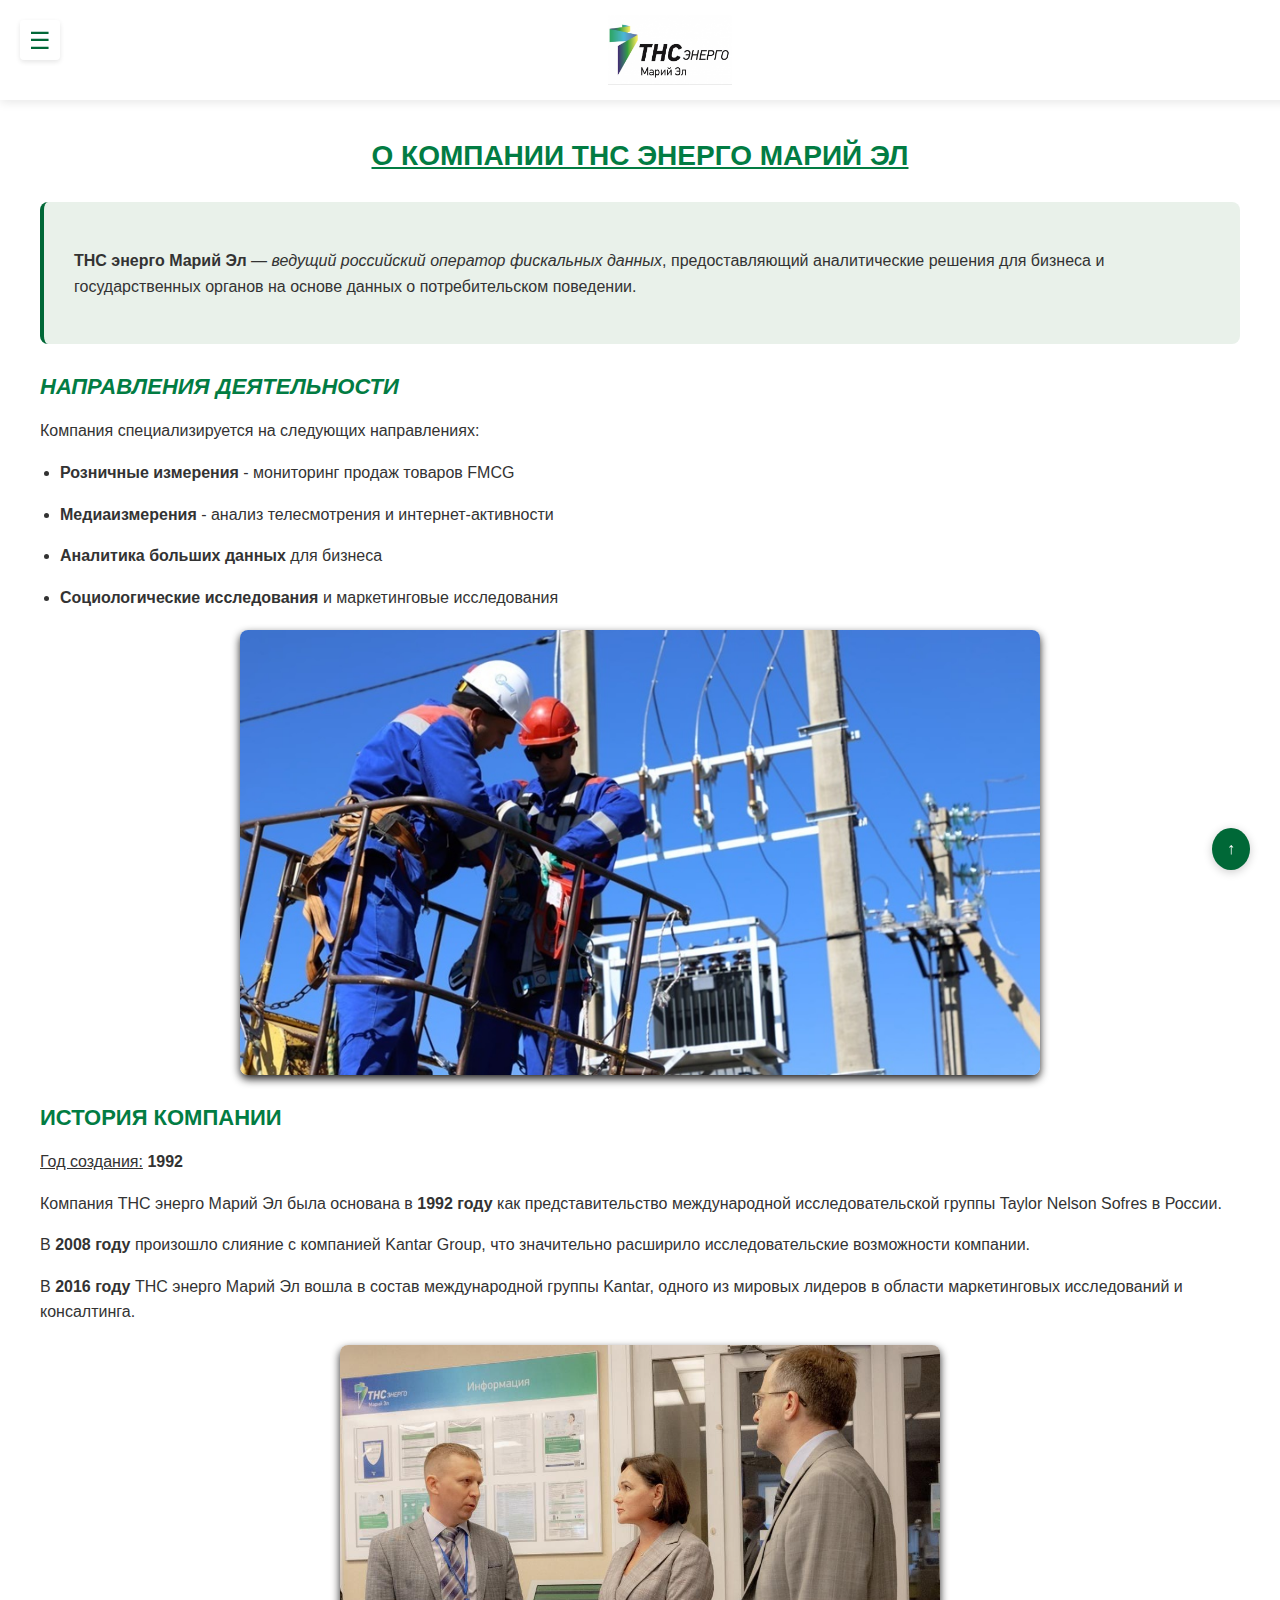
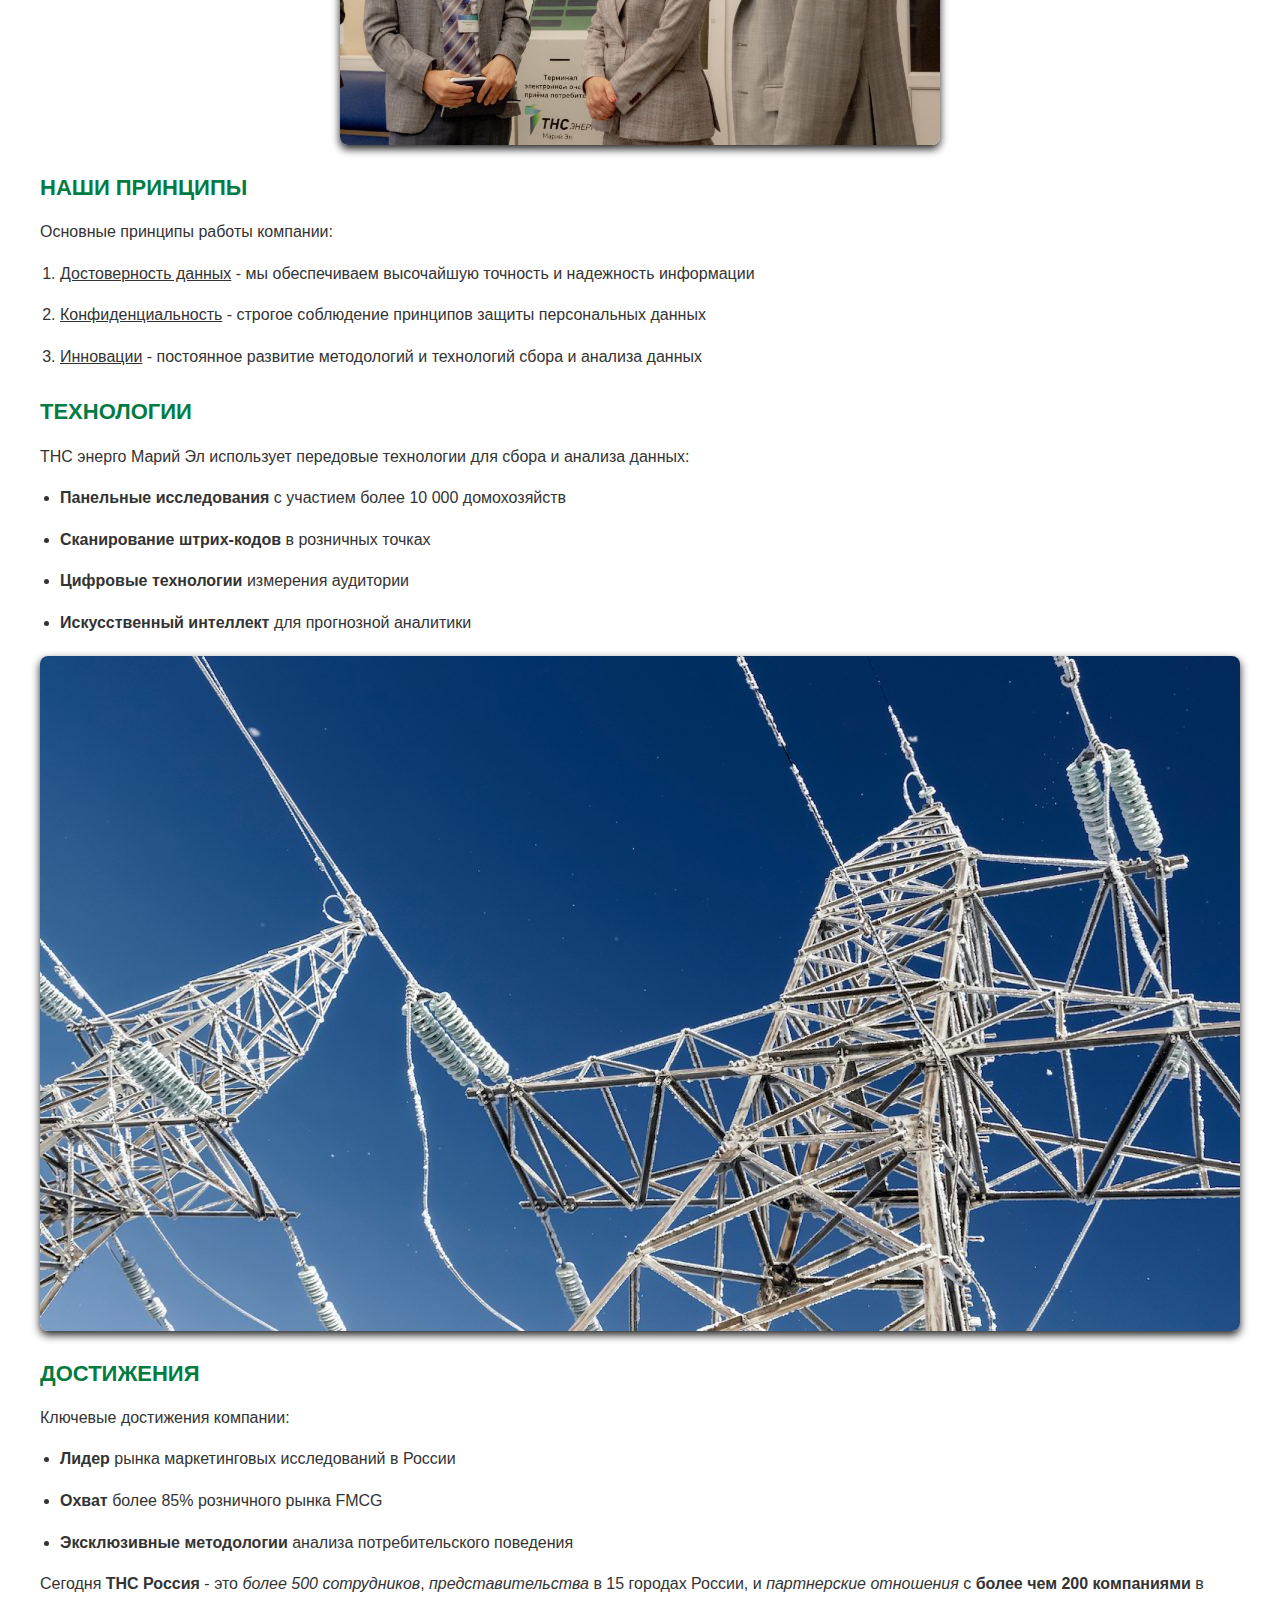
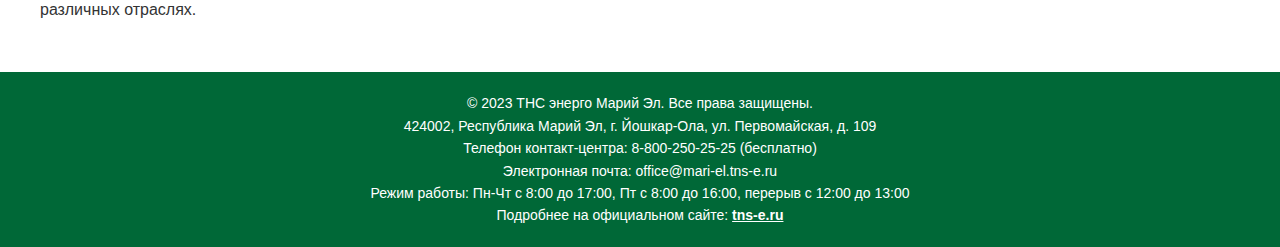
<file: index.html>
<!DOCTYPE html>
<html lang="ru">
<head>
    <meta charset="UTF-8">
    <title>Игуменшев Дмитрий Евгеньевич. ТНС энерго Марий Эл - О компании</title>
    <link rel="stylesheet" href="main.css">
    <link rel="stylesheet" href="https://fonts.googleapis.com/css2?family=PT+Sans:wght@400;700&display=swap">
    <link rel="icon" href="favicon.ico">
    <link rel="icon" href="favicon-16x16.png">
    <link rel="icon" href="favicon-32x32.png">
    <link rel="icon" href="favicon.ico" type="image/x-icon">
    <link rel="icon" href="favicon-16x16.png" type="image/x-icon">
    <link rel="icon" href="favicon-32x32.png" type="image/x-icon">
<style>
        .center-img {
            display: block;
            margin: 20px auto;
            max-width: 100%;
            height: auto;
            border-radius: 8px;
            box-shadow: 0 4px 8px rgba(8, 7, 7, 0.89);
        }
        html {
            scroll-behavior: smooth;
        }
        h1, h2, h3 {
            color: #027c43;
            font-family: 'Roboto', sans-serif;
            font-weight: 700;
            text-transform: uppercase;
        }
        h1 {
            text-align: center;
            margin-top: 40px;
            font-size: 28px;
        }
        h2 {
            font-size: 22px;
            margin-top: 30px;
        }
        .fixed-button {
            position: fixed;
            bottom: 30px;
            right: 30px;
            padding: 12px 15px;
            border-radius: 50%;
            text-decoration: none;
            background-color: #006837;
            color: white;
            font-weight: bold;
            box-shadow: 0 2px 10px rgba(7, 7, 7, 0.2);
            z-index: 100;
            font-family: 'Open Sans', sans-serif;
        }
        .fixed-button:hover {
            background-color: #008a49;
            transform: translateY(-3px);
        }
        p, li {
            font-family: 'Open Sans', sans-serif;
            font-size: 16px;
            line-height: 1.6;
            color: #333;
            margin-bottom: 15px;
        }
        .container {
            max-width: 1200px;
            margin: 0 auto;
            padding: 0 20px;
        }
        .highlight {
            background-color: #e9f1ea;
            padding: 30px;
            border-radius: 8px;
            margin: 30px 0;
            border-left: 4px solid #006837;
        }
        .menu-btn {
            position: fixed;
            top: 20px;
            left: 20px;
            z-index: 1001;
            cursor: pointer;
            font-size: 24px;
            color: #006837;
            background: white;
            width: 40px;
            height: 40px;
            display: flex;
            align-items: center;
            justify-content: center;
            border-radius: 4px;
            box-shadow: 0 2px 5px rgba(3, 3, 3, 0.1);
        }
        .menu-panel {
            position: fixed;
            top: 0;
            left: -300px;
            width: 250px;
            height: 100%;
            background-color: white;
            box-shadow: 2px 0 10px rgba(5, 5, 5, 0.1);
            z-index: 1000;
            transition: left 0.3s ease;
            padding-top: 70px;
        }
        .menu-panel.active {
            left: 0;
        }
        .menu-panel a {
            display: block;
            padding: 15px 20px;
            color: #333;
            text-decoration: none;
            border-bottom: 1px solid #eee;
            font-weight: 600;
            font-family: 'Open Sans', sans-serif;
            transition: all 0.3s;
        }
        .menu-panel a:hover {
            background-color: #e8f5e9;
            color: #006837;
        }
        .menu-overlay {
            position: fixed;
            top: 0;
            left: 0;
            right: 0;
            bottom: 0;
            background-color: rgba(7, 7, 7, 0.5);
            z-index: 999;
            display: none;
        }
        a {
            color: #006837;
            text-decoration: underline;
        }
        a:hover {
            color: #008a49;
        }
        ul, ol {
            padding-left: 20px;
        }
        li {
            margin-bottom: 10px;
        }
        .site-header {
            background-color: #ffffff;
            box-shadow: 0 2px 10px rgba(7, 7, 7, 0.1);
            padding: 15px 30px;
            position: sticky;
            top: 0;
            z-index: 1000;
            width: 100%;
            display: flex;
            justify-content: center;
        }
        .header-logo {
            height: 70px;
            width: auto;
        }
    </style>
</head>
<body>
<div class="menu-btn">☰</div>
<div class="menu-panel">
    <a href="index.html">О компании</a>
    <a href="news.html">Новости</a>
    <a href="course.html">Курс валют</a>
    <a href="contacts.html">Контакты</a>
    <a href="video.html">Видео</a>
</div>
<div class="menu-overlay"></div>

<header class="site-header">
    <img src="tns1.jpg" alt="Логотип ТНС энерго Марий Эл" class="header-logo">
</header>

<div class="container">
    <a id="top"></a>

    <h1><u>О компании ТНС энерго Марий Эл</u></h1>

    <div class="highlight">
        <p><strong>ТНС энерго Марий Эл</strong> — <i>ведущий российский оператор фискальных данных</i>, 
            предоставляющий аналитические решения для бизнеса и государственных органов на основе данных о потребительском поведении.</p>
    </div>

    <h2><i>Направления деятельности</i></h2>
    <p>Компания специализируется на следующих направлениях:</p>
    <ul>
        <li><p><strong>Розничные измерения</strong> - мониторинг продаж товаров FMCG</p></li>
        <li><p><strong>Медиаизмерения</strong> - анализ телесмотрения и интернет-активности</p></li>
        <li><p><strong>Аналитика больших данных</strong> для бизнеса</p></li>
        <li><p><strong>Социологические исследования</strong> и маркетинговые исследования</p></li>
    </ul>
    
    <img src="tns2.jpg" alt="Офис ТНС энерго Марий Эл" class="center-img" width="800">
    
    <h2>История компании</h2>
    <p><u>Год создания:</u> <strong>1992</strong></p>
    <p>Компания ТНС энерго Марий Эл была основана в <strong>1992 году</strong> как представительство международной исследовательской группы Taylor Nelson Sofres в России.</p>
    <p>В <strong>2008 году</strong> произошло слияние с компанией Kantar Group, что значительно расширило исследовательские возможности компании.</p>
    <p>В <strong>2016 году</strong> ТНС энерго Марий Эл вошла в состав международной группы Kantar, одного из мировых лидеров в области маркетинговых исследований и консалтинга.</p>
    
    <img src="tns4.jpeg" alt="Команда ТНС энерго Марий Эл" class="center-img" width="600">
    
    <h2>Наши принципы</h2>
    <p>Основные принципы работы компании:</p>
    <ol>
        <li><p><u>Достоверность данных</u> - мы обеспечиваем высочайшую точность и надежность информации</p></li>
        <li><p><u>Конфиденциальность</u> - строгое соблюдение принципов защиты персональных данных</p></li>
        <li><p><u>Инновации</u> - постоянное развитие методологий и технологий сбора и анализа данных</p></li>
    </ol>
    
    <h2>Технологии</h2>
    <p>ТНС энерго Марий Эл использует передовые технологии для сбора и анализа данных:</p>
    <ul>
        <li><p><b>Панельные исследования</b> с участием более 10 000 домохозяйств</p></li>
        <li><p><b>Сканирование штрих-кодов</b> в розничных точках</p></li>
        <li><p><b>Цифровые технологии</b> измерения аудитории</p></li>
        <li><p><b>Искусственный интеллект</b> для прогнозной аналитики</p></li>
    </ul>
    
    <img src="tns3.jpg" alt="Технологии ТНС энерго Марий Эл" class="center-img">
    
    <h2>Достижения</h2>
    <p>Ключевые достижения компании:</p>
    <ul>
        <li><p><strong>Лидер</strong> рынка маркетинговых исследований в России</p></li>
        <li><p><strong>Охват</strong> более 85% розничного рынка FMCG</p></li>
        <li><p><strong>Эксклюзивные методологии</strong> анализа потребительского поведения</p></li>
    </ul>
    
    <p>Сегодня <strong>ТНС Россия</strong> - это <i>более 500 сотрудников</i>, <i>представительства</i> в 15 городах России, 
        и <i>партнерские отношения</i> с <b>более чем 200 компаниями</b> в различных отраслях.</p>
    
</div>

<footer>
    <div class="copyright">
        © 2023 ТНС энерго Марий Эл. Все права защищены.<br>
        424002, Республика Марий Эл, г. Йошкар-Ола, ул. Первомайская, д. 109<br>
        Телефон контакт-центра: 8-800-250-25-25 (бесплатно)<br>
        Электронная почта: office@mari-el.tns-e.ru<br>
        Режим работы: Пн-Чт с 8:00 до 17:00, Пт с 8:00 до 16:00, перерыв с 12:00 до 13:00<br>
        Подробнее на официальном сайте: <a href="https://mari-el.tns-e.ru/population/" target="_blank">tns-e.ru</a>
    </div>
</footer>

<a href="#top" class="fixed-button">↑</a>

<script>
    document.querySelector('.menu-btn').addEventListener('click', function() {
        document.querySelector('.menu-panel').classList.toggle('active');
        document.querySelector('.menu-overlay').style.display = 'block';
    });
    
    document.querySelector('.menu-overlay').addEventListener('click', function() {
        document.querySelector('.menu-panel').classList.remove('active');
        this.style.display = 'none';
    });
</script>

</body>
</html>
</file>
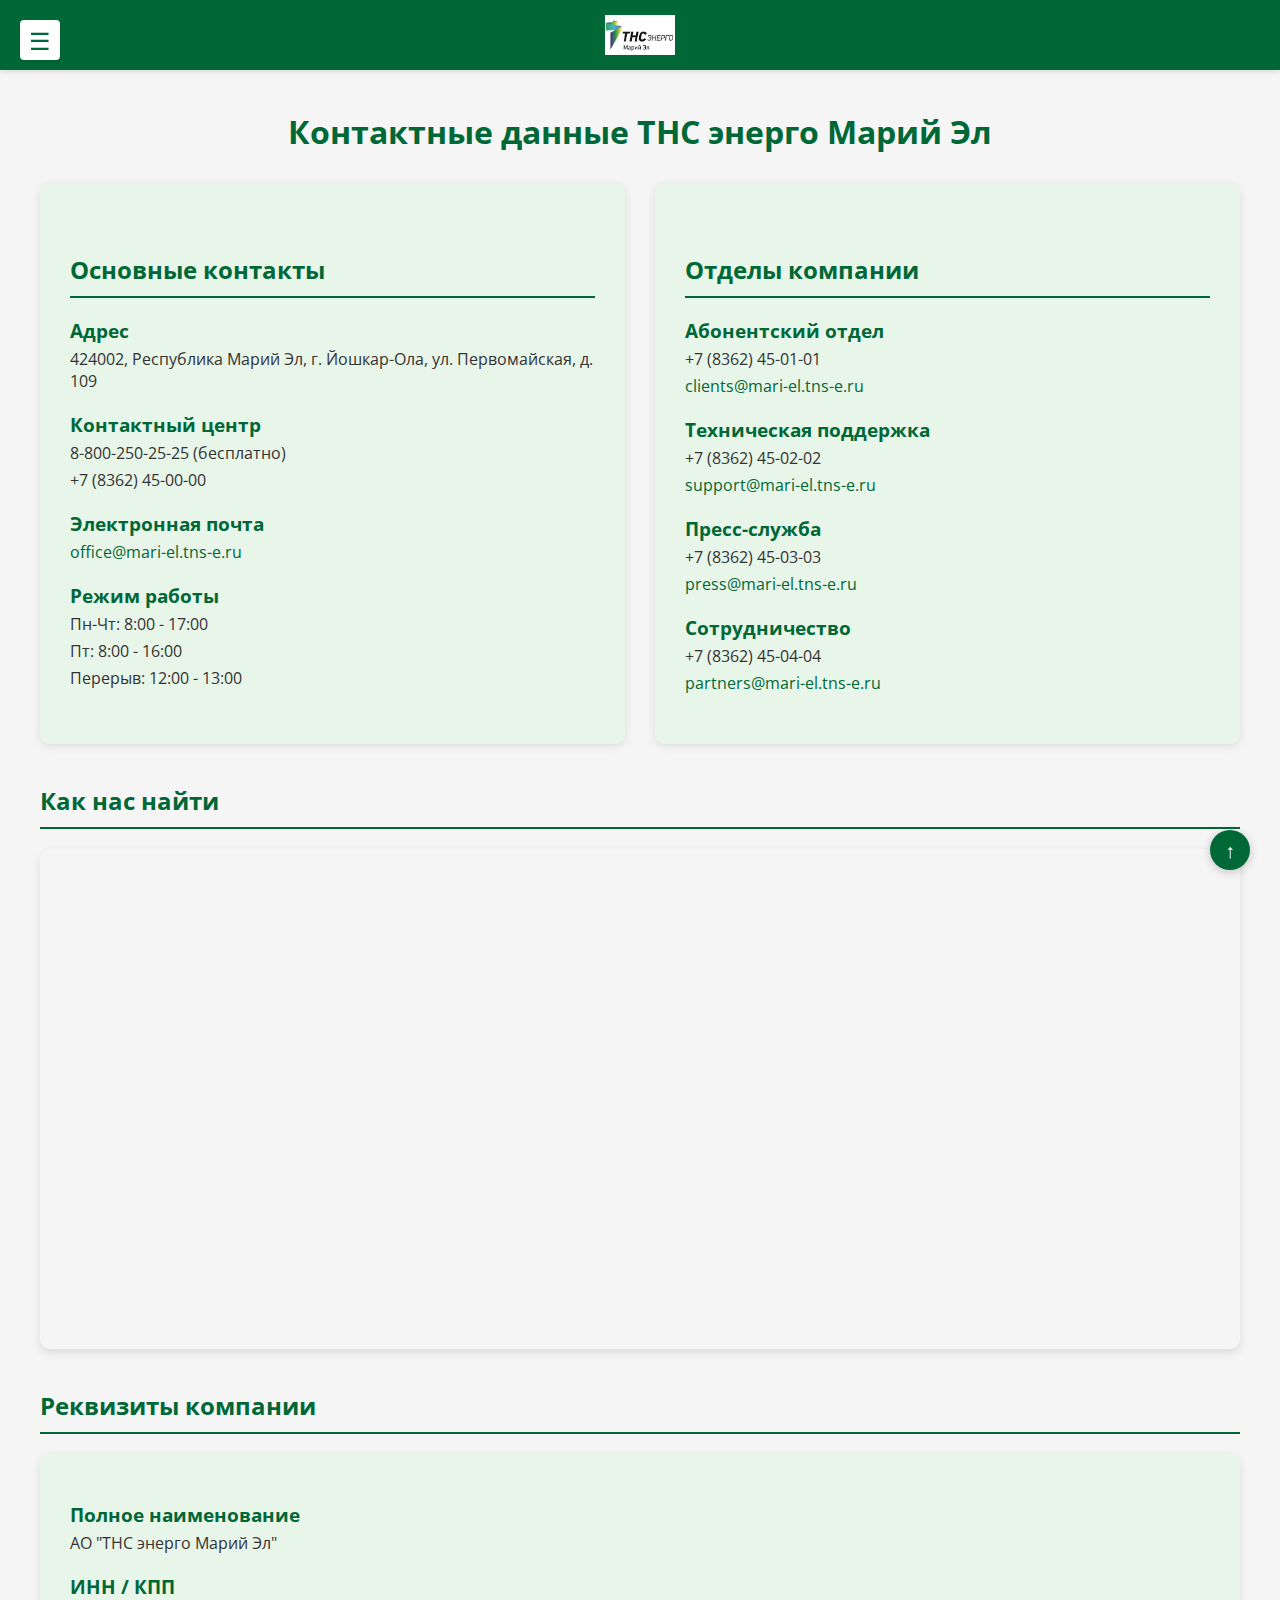
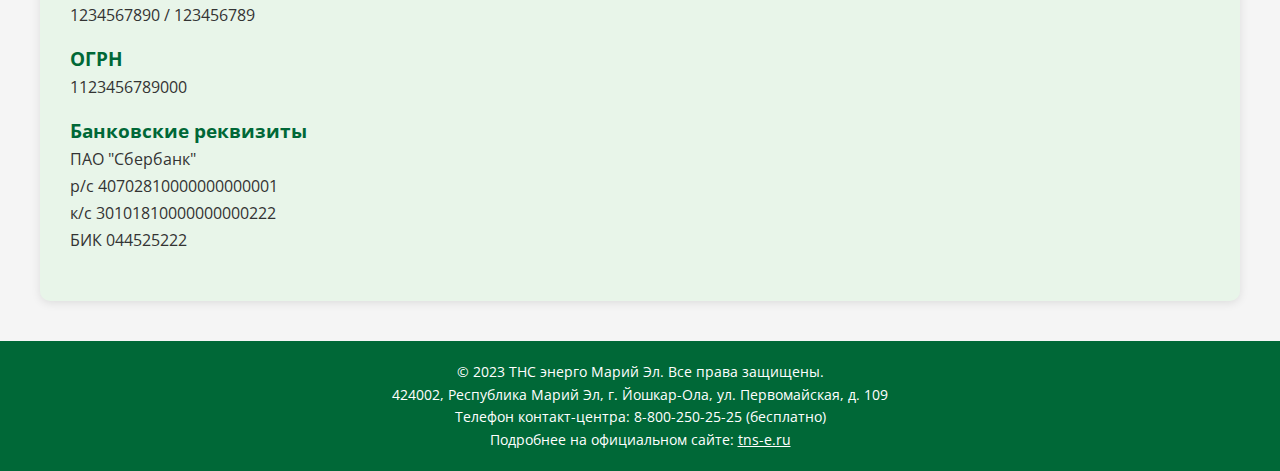
<file: contacts.html>
<!DOCTYPE html>
<html lang="ru">
<head>
    <meta charset="UTF-8">
    <title>Игуменшев Дмитрий Евгеньевич. ТНС энерго Марий Эл - Контакты</title>
    <link rel="stylesheet" href="https://fonts.googleapis.com/css2?family=Open+Sans:wght@400;600;700&display=swap">
    <link rel="icon" href="favicon.ico">
    <link rel="icon" href="favicon-16x16.png">
    <link rel="icon" href="favicon-32x32.png">
    <style>
        body {
            font-family: 'Open Sans', sans-serif;
            margin: 0;
            padding: 0;
            background-color: #f5f5f5;
            color: #333;
        }
        .site-header {
            background-color: #006837;
            padding: 15px 0;
            box-shadow: 0 2px 5px rgba(0,0,0,0.1);
        }
        .header-logo {
            height: 40px;
            display: block;
            margin: 0 auto;
        }
        .menu-btn {
            position: fixed;
            top: 20px;
            left: 20px;
            z-index: 1001;
            cursor: pointer;
            font-size: 24px;
            color: #006837;
            background: white;
            width: 40px;
            height: 40px;
            display: flex;
            align-items: center;
            justify-content: center;
            border-radius: 4px;
            box-shadow: 0 2px 5px rgba(0,0,0,0.1);
        }
        .menu-panel {
            position: fixed;
            top: 0;
            left: -300px;
            width: 250px;
            height: 100%;
            background-color: white;
            box-shadow: 2px 0 10px rgba(0,0,0,0.1);
            z-index: 1000;
            transition: left 0.3s ease;
            padding-top: 70px;
        }
        .menu-panel.active {
            left: 0;
        }
        .menu-panel a {
            display: block;
            padding: 15px 20px;
            color: #333;
            text-decoration: none;
            border-bottom: 1px solid #eee;
            font-weight: 600;
            transition: all 0.3s;
        }
        .menu-panel a:hover {
            background-color: #e8f5e9;
            color: #006837;
        }
        .menu-overlay {
            position: fixed;
            top: 0;
            left: 0;
            right: 0;
            bottom: 0;
            background-color: rgba(0,0,0,0.5);
            z-index: 999;
            display: none;
        }
        .contact-container {
            max-width: 1200px;
            margin: 40px auto;
            padding: 0 20px;
        }
        h1 {
            color: #006837;
            text-align: center;
            margin-bottom: 30px;
        }
        html {
            scroll-behavior: smooth;
        }
        h2 {
            color: #006837;
            margin-top: 40px;
            border-bottom: 2px solid #006837;
            padding-bottom: 10px;
        }
        .contact-grid {
            display: grid;
            grid-template-columns: 1fr 1fr;
            gap: 30px;
            margin-bottom: 40px;
        }
        .contact-info {
            background-color: #e8f5e9;
            padding: 30px;
            border-radius: 10px;
            box-shadow: 0 2px 10px rgba(0,0,0,0.1);
        }
        .contact-item {
            margin-bottom: 20px;
        }
        .contact-item h3 {
            color: #006837;
            margin-bottom: 5px;
        }
        .contact-item p, .contact-item a {
            margin: 5px 0;
            color: #333;
        }
        .contact-item a {
            color: #006837;
            text-decoration: none;
        }
        .contact-item a:hover {
            text-decoration: underline;
        }
        .map-container {
            height: 500px;
            border-radius: 10px;
            overflow: hidden;
            box-shadow: 0 4px 10px rgba(0,0,0,0.1);
            margin-bottom: 40px;
        }
        iframe {
            width: 100%;
            height: 100%;
            border: none;
        }
        footer {
            background-color: #006837;
            color: white;
            padding: 20px 0;
            font-size: 14px;
        }
        .copyright {
            max-width: 1200px;
            margin: 0 auto;
            padding: 0 20px;
            text-align: center;
            line-height: 1.6;
        }
        footer a {
            color: white;
            text-decoration: underline;
        }
        footer a:hover {
            color: #e8f5e9;
        }
        @media (max-width: 768px) {
            .contact-grid {
                grid-template-columns: 1fr;
            }
            .map-container {
                height: 400px;
            }
        }
        
        /* Исправленные стили для кнопки "Наверх" */
        .fixed-button {
            position: fixed;
            bottom: 30px;
            right: 30px;
            width: 40px;
            height: 40px;
            padding: 0;
            border-radius: 50%;
            text-decoration: none;
            background-color: #006837;
            color: white;
            font-weight: bold;
            box-shadow: 0 2px 10px rgba(0,0,0,0.2);
            z-index: 100;
            font-family: 'Open Sans', sans-serif;
            display: flex;
            align-items: center;
            justify-content: center;
            font-size: 20px;
        }
        .fixed-button:hover {
            background-color: #004d23;
            transform: translateY(-3px);
        }
    </style>
</head>
<body>
<div class="menu-btn">☰</div>
<div class="menu-panel">
    <a href="index.html">О компании</a>
    <a href="news.html">Новости</a>
    <a href="course.html">Курс валют</a>
    <a href="contacts.html" class="active">Контакты</a>
    <a href="video.html">Видео</a>
</div>
<div class="menu-overlay"></div>

<header class="site-header">
    <img src="tns1.jpg" alt="Логотип ТНС энерго" class="header-logo">
</header>

<main class="contact-container">
    <a id="top"></a>
    <h1>Контактные данные ТНС энерго Марий Эл</h1>
    
    <div class="contact-grid">
        <div class="contact-info">
            <h2>Основные контакты</h2>
            
            <div class="contact-item">
                <h3>Адрес</h3>
                <p>424002, Республика Марий Эл, г. Йошкар-Ола, ул. Первомайская, д. 109</p>
            </div>
            
            <div class="contact-item">
                <h3>Контактный центр</h3>
                <p>8-800-250-25-25 (бесплатно)</p>
                <p>+7 (8362) 45-00-00</p>
            </div>
            
            <div class="contact-item">
                <h3>Электронная почта</h3>
                <p><a href="mailto:office@mari-el.tns-e.ru">office@mari-el.tns-e.ru</a></p>
            </div>
            
            <div class="contact-item">
                <h3>Режим работы</h3>
                <p>Пн-Чт: 8:00 - 17:00</p>
                <p>Пт: 8:00 - 16:00</p>
                <p>Перерыв: 12:00 - 13:00</p>
            </div>
        </div>
        
        <div class="contact-info">
            <h2>Отделы компании</h2>
            
            <div class="contact-item">
                <h3>Абонентский отдел</h3>
                <p>+7 (8362) 45-01-01</p>
                <p><a href="mailto:clients@mari-el.tns-e.ru">clients@mari-el.tns-e.ru</a></p>
            </div>
            
            <div class="contact-item">
                <h3>Техническая поддержка</h3>
                <p>+7 (8362) 45-02-02</p>
                <p><a href="mailto:support@mari-el.tns-e.ru">support@mari-el.tns-e.ru</a></p>
            </div>
            
            <div class="contact-item">
                <h3>Пресс-служба</h3>
                <p>+7 (8362) 45-03-03</p>
                <p><a href="mailto:press@mari-el.tns-e.ru">press@mari-el.tns-e.ru</a></p>
            </div>
            
            <div class="contact-item">
                <h3>Сотрудничество</h3>
                <p>+7 (8362) 45-04-04</p>
                <p><a href="mailto:partners@mari-el.tns-e.ru">partners@mari-el.tns-e.ru</a></p>
            </div>
        </div>
    </div>
    
    <h2>Как нас найти</h2>
    <div class="map-container">
        <iframe src="https://yandex.ru/map-widget/v1/?ll=47.888801%2C56.638620&z=17&pt=47.888801,56.638620,pm2rdm" width="100%" height="400" frameborder="0" allowfullscreen></iframe>
    </div>
    
    <h2>Реквизиты компании</h2>
    <div class="contact-info">
        <div class="contact-item">
            <h3>Полное наименование</h3>
            <p>АО "ТНС энерго Марий Эл"</p>
        </div>
        <div class="contact-item">
            <h3>ИНН / КПП</h3>
            <p>1234567890 / 123456789</p>
        </div>
        <div class="contact-item">
            <h3>ОГРН</h3>
            <p>1123456789000</p>
        </div>
        <div class="contact-item">
            <h3>Банковские реквизиты</h3>
            <p>ПАО "Сбербанк"</p>
            <p>р/с 40702810000000000001</p>
            <p>к/с 30101810000000000222</p>
            <p>БИК 044525222</p>
        </div>
    </div>
</main>

<footer>
    <div class="copyright">
        © 2023 ТНС энерго Марий Эл. Все права защищены.<br>
        424002, Республика Марий Эл, г. Йошкар-Ола, ул. Первомайская, д. 109<br>
        Телефон контакт-центра: 8-800-250-25-25 (бесплатно)<br>
        Подробнее на официальном сайте: <a href="https://mari-el.tns-e.ru/population/" target="_blank">tns-e.ru</a>
    </div>
</footer>

<a href="#top" class="fixed-button">↑</a>

<script>
    document.querySelector('.menu-btn').addEventListener('click', function() {
        document.querySelector('.menu-panel').classList.toggle('active');
        document.querySelector('.menu-overlay').style.display = 'block';
    });
    
    document.querySelector('.menu-overlay').addEventListener('click', function() {
        document.querySelector('.menu-panel').classList.remove('active');
        this.style.display = 'none';
    });
</script>
</body>
</html>
</file>
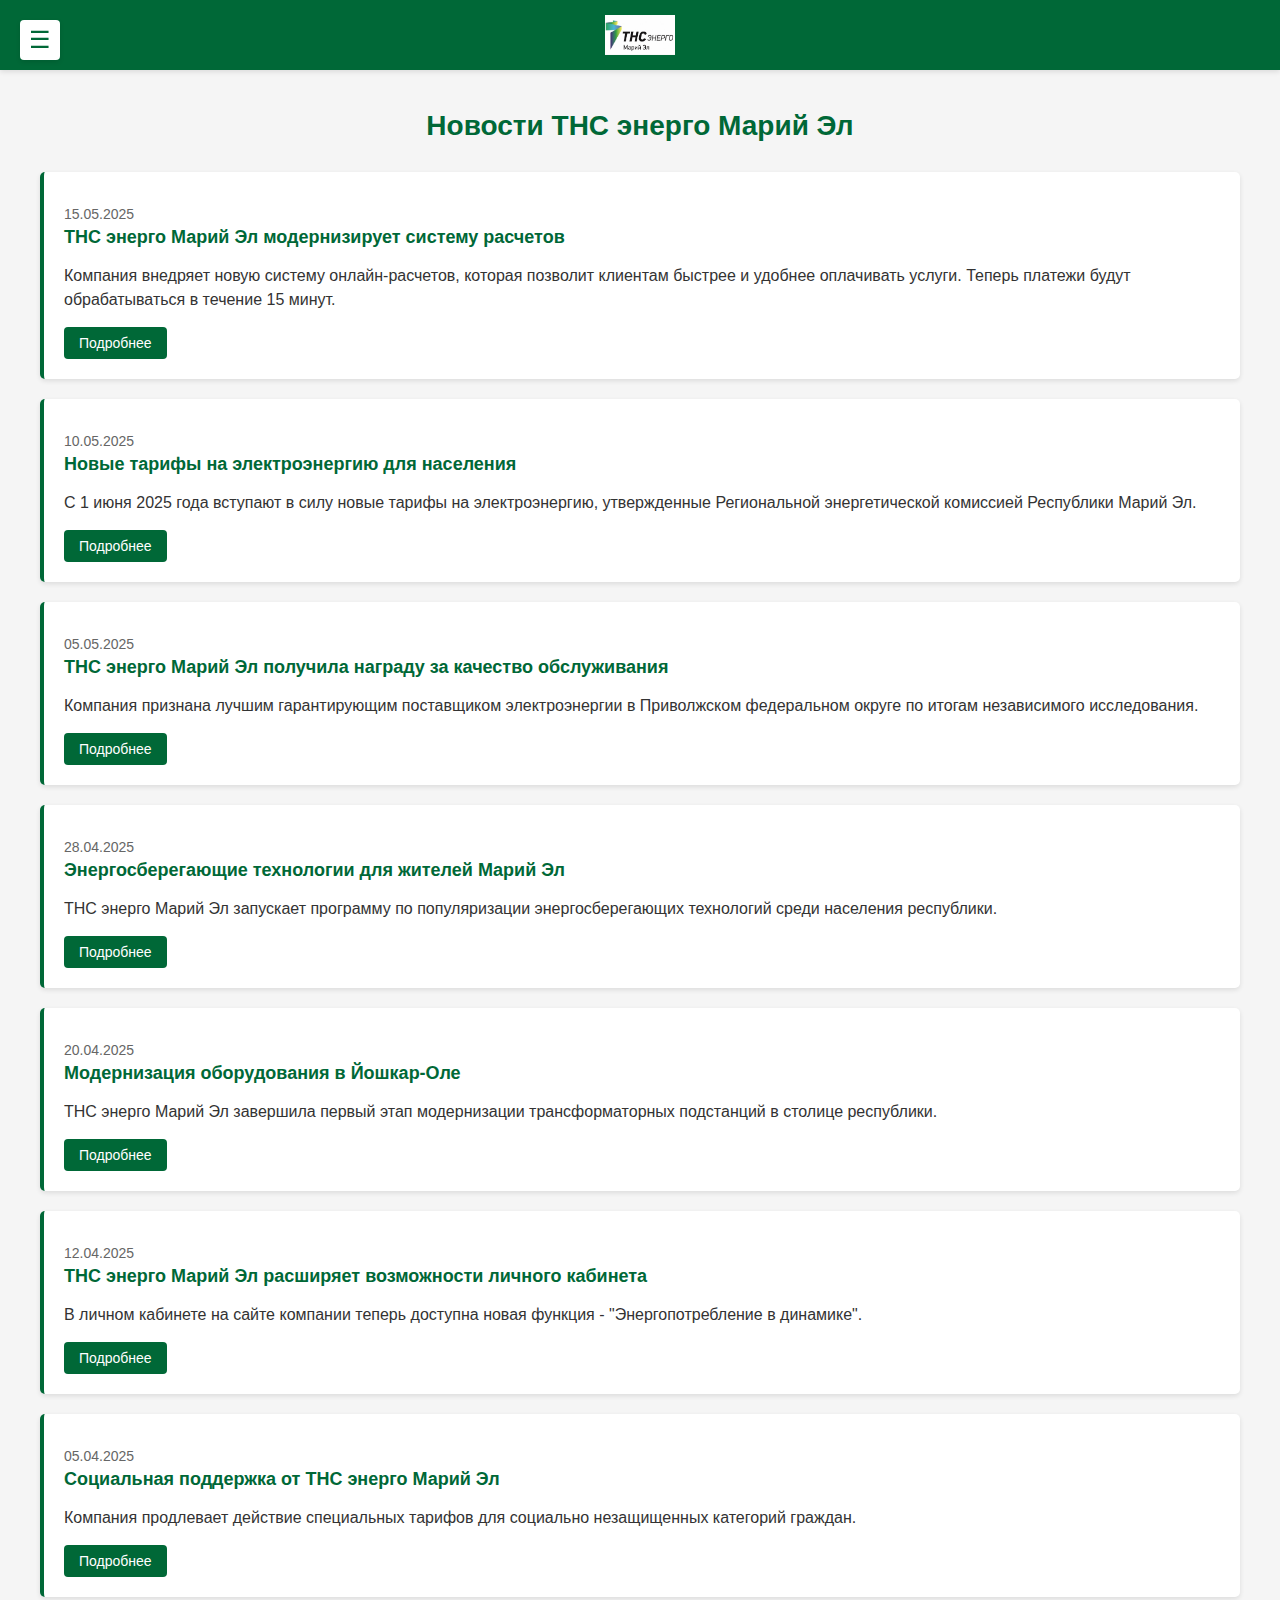
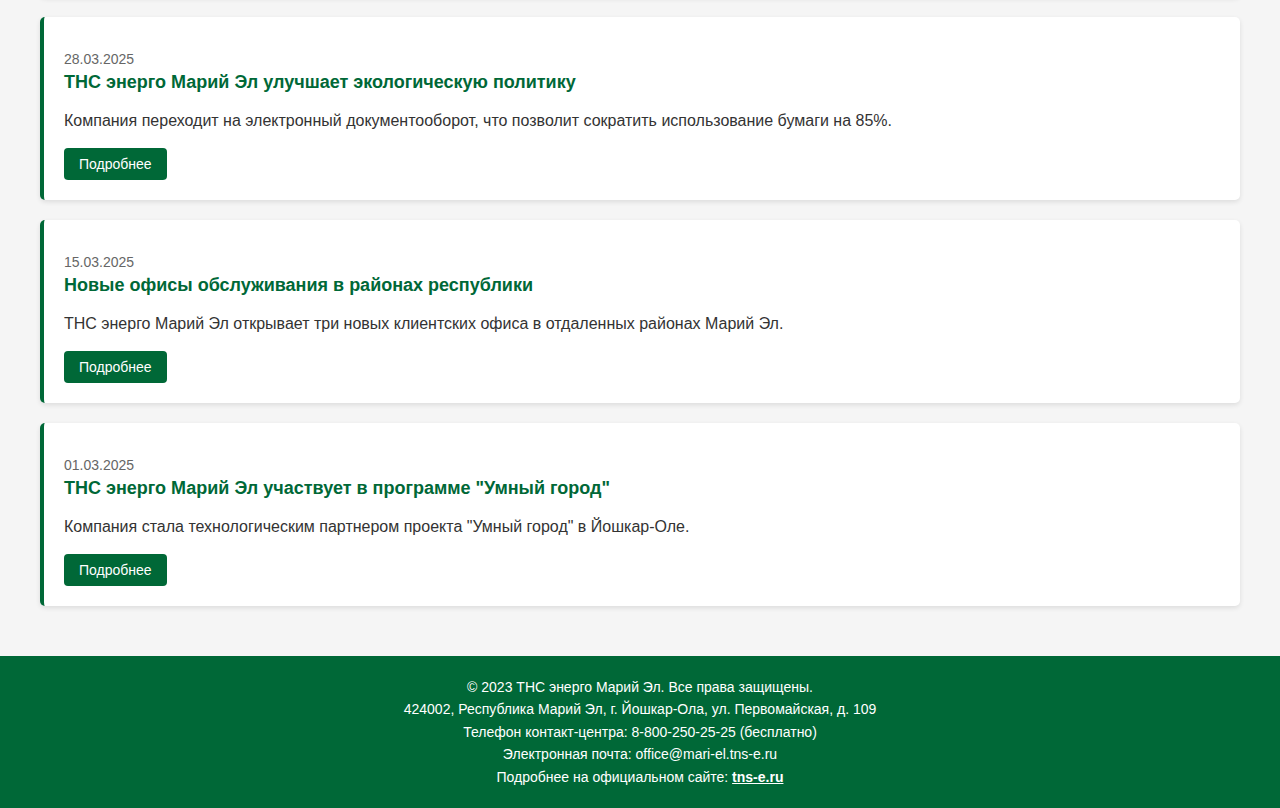
<file: news.html>
<!DOCTYPE html>
<html lang="ru">
<head>
    <meta charset="UTF-8">
    <title>Игуменшев Дмитрий Евгеньевич. ТНС энерго Марий Эл - Новости</title>
    <link rel="stylesheet" href="main.css">
    <link rel="stylesheet" href="https://fonts.googleapis.com/css2?family=PT+Sans:wght@400;700&display=swap">
    <link rel="icon" href="favicon.ico">
    <link rel="icon" href="favicon-16x16.png">
    <link rel="icon" href="favicon-32x32.png">
    <link rel="icon" href="favicon.ico" type="image/x-icon">
    <link rel="icon" href="favicon-16x16.png" type="image/x-icon">
    <link rel="icon" href="favicon-32x32.png" type="image/x-icon">
    <style>
        body {
            font-family: 'Open Sans', sans-serif;
            margin: 0;
            padding: 0;
            background-color: #f5f5f5;
            color: #333;
        }
        .site-header {
            background-color: #006837;
            padding: 15px 0;
            box-shadow: 0 2px 5px rgba(0,0,0,0.1);
        }
        .header-logo {
            height: 40px;
            display: block;
            margin: 0 auto;
        }
        .menu-btn {
            position: fixed;
            top: 20px;
            left: 20px;
            z-index: 1001;
            cursor: pointer;
            font-size: 24px;
            color: #006837;
            background: white;
            width: 40px;
            height: 40px;
            display: flex;
            align-items: center;
            justify-content: center;
            border-radius: 4px;
            box-shadow: 0 2px 5px rgba(0,0,0,0.1);
        }
        .menu-panel {
            position: fixed;
            top: 0;
            left: -300px;
            width: 250px;
            height: 100%;
            background-color: white;
            box-shadow: 2px 0 10px rgba(0,0,0,0.1);
            z-index: 1000;
            transition: left 0.3s ease;
            padding-top: 70px;
        }
        .menu-panel.active {
            left: 0;
        }
        .menu-panel a {
            display: block;
            padding: 15px 20px;
            color: #333;
            text-decoration: none;
            border-bottom: 1px solid #eee;
            font-weight: 600;
            transition: all 0.3s;
        }
        .menu-panel a:hover {
            background-color: #e8f5e9;
            color: #006837;
        }
        .menu-overlay {
            position: fixed;
            top: 0;
            left: 0;
            right: 0;
            bottom: 0;
            background-color: rgba(0,0,0,0.5);
            z-index: 999;
            display: none;
        }
        .news-container {
            max-width: 1200px;
            margin: 40px auto;
            padding: 0 20px;
        }
        h1 {
            color: #006837;
            text-align: center;
            margin-bottom: 30px;
            font-size: 28px;
        }
        .news-card {
            background: white;
            border-radius: 5px;
            box-shadow: 0 2px 5px rgba(0,0,0,0.1);
            padding: 20px;
            margin-bottom: 20px;
            border-left: 4px solid #006837;
        }
        .news-date {
            color: #666;
            font-size: 14px;
            margin-bottom: 5px;
        }
        .news-title {
            color: #006837;
            margin-top: 0;
            margin-bottom: 10px;
            font-size: 18px;
        }
        .news-short {
            color: #333;
            line-height: 1.5;
            margin-bottom: 15px;
        }
        .news-full-text {
            display: none;
            padding-top: 15px;
            border-top: 1px solid #eee;
            margin-top: 15px;
            color: #555;
            line-height: 1.6;
        }
        .show-button {
            background-color: #006837;
            color: white;
            border: none;
            padding: 8px 15px;
            border-radius: 4px;
            cursor: pointer;
            font-family: 'Open Sans', sans-serif;
            font-size: 14px;
            transition: background-color 0.3s;
        }
        .show-button:hover {
            background-color: #008a49;
        }
        footer {
            background-color: #006837;
            color: white;
            padding: 20px 0;
            margin-top: 50px;
            font-size: 14px;
        }
        .copyright {
            max-width: 1200px;
            margin: 0 auto;
            padding: 0 20px;
            text-align: center;
            line-height: 1.6;
        }
        footer a {
            color: white;
            text-decoration: underline;
        }
        footer a:hover {
            color: #e8f5e9;
        }
    </style>
</head>
<body>
<div class="menu-btn">☰</div>
<div class="menu-panel">
    <a href="index.html">О компании</a>
    <a href="news.html" class="active">Новости</a>
    <a href="course.html">Курс валют</a>
    <a href="contacts.html">Контакты</a>
    <a href="video.html">Видео</a>
</div>
<div class="menu-overlay"></div>

<header class="site-header">
    <img src="tns1.jpg" alt="Логотип ТНС энерго" class="header-logo">
</header>

<main class="news-container">
    <h1>Новости ТНС энерго Марий Эл</h1>
    
    <div class="news-card">
        <p class="news-date">15.05.2025</p>
        <h2 class="news-title">ТНС энерго Марий Эл модернизирует систему расчетов</h2>
        <p class="news-short">Компания внедряет новую систему онлайн-расчетов, которая позволит клиентам быстрее и удобнее оплачивать услуги. Теперь платежи будут обрабатываться в течение 15 минут.</p>
        <button class="show-button" onclick="toggleText(this)">Подробнее</button>
        <p class="news-full-text">
            ТНС энерго Марий Эл завершила первый этап модернизации системы расчетов. Новый программный комплекс позволяет сократить время обработки платежей с нескольких часов до 15 минут. Особое внимание уделено безопасности транзакций - внедрена двухфакторная аутентификация и система мониторинга подозрительных операций. "Мы стремимся сделать процесс оплаты максимально простым и безопасным для наших клиентов", - отметил директор компании. В ближайших планах - интеграция с популярными платежными системами и банковскими приложениями.
        </p>
    </div>

    <div class="news-card">
        <p class="news-date">10.05.2025</p>
        <h2 class="news-title">Новые тарифы на электроэнергию для населения</h2>
        <p class="news-short">С 1 июня 2025 года вступают в силу новые тарифы на электроэнергию, утвержденные Региональной энергетической комиссией Республики Марий Эл.</p>
        <button class="show-button" onclick="toggleText(this)">Подробнее</button>
        <p class="news-full-text">
            Согласно решению Региональной энергетической комиссии, средний рост тарифов для населения составит 3,5%. Для льготных категорий граждан сохраняются специальные условия. ТНС энерго Марий Эл подготовила разъяснительную кампанию для клиентов - на сайте компании доступен тарифный калькулятор, а в офисах работают консультанты. "Мы понимаем, что изменение тарифов всегда вызывает вопросы, поэтому стараемся максимально подробно информировать наших клиентов", - отметила руководитель клиентской службы.
        </p>
    </div>

    <div class="news-card">
        <p class="news-date">05.05.2025</p>
        <h2 class="news-title">ТНС энерго Марий Эл получила награду за качество обслуживания</h2>
        <p class="news-short">Компания признана лучшим гарантирующим поставщиком электроэнергии в Приволжском федеральном округе по итогам независимого исследования.</p>
        <button class="show-button" onclick="toggleText(this)">Подробнее</button>
        <p class="news-full-text">
            По результатам ежегодного исследования качества услуг в сфере ЖКХ, проведенного Национальным агентством потребительских исследований, ТНС энерго Марий Эл заняла первое место среди гарантирующих поставщиков электроэнергии ПФО. Оценка проводилась по таким критериям, как доступность информации, скорость решения проблем, удобство платежных сервисов и качество работы call-центра. "Эта награда - результат системной работы всего коллектива компании по улучшению клиентского сервиса", - заявил генеральный директор компании на церемонии награждения.
        </p>
    </div>

    <div class="news-card">
        <p class="news-date">28.04.2025</p>
        <h2 class="news-title">Энергосберегающие технологии для жителей Марий Эл</h2>
        <p class="news-short">ТНС энерго Марий Эл запускает программу по популяризации энергосберегающих технологий среди населения республики.</p>
        <button class="show-button" onclick="toggleText(this)">Подробнее</button>
        <p class="news-full-text">
            В рамках новой программы ТНС энерго Марий Эл организует серию бесплатных семинаров по энергосбережению для жителей республики. Специалисты компании расскажут о современных способах снижения потребления электроэнергии, преимуществах энергоэффективных приборов и методах учета электроэнергии. Первые семинары пройдут в Йошкар-Оле, Волжске и Козьмодемьянске. "Наша цель - не только поставлять электроэнергию, но и помогать клиентам использовать ее рационально", - отметил руководитель проекта. Для участников семинаров подготовлены информационные материалы и памятки.
        </p>
    </div>

    <div class="news-card">
        <p class="news-date">20.04.2025</p>
        <h2 class="news-title">Модернизация оборудования в Йошкар-Оле</h2>
        <p class="news-short">ТНС энерго Марий Эл завершила первый этап модернизации трансформаторных подстанций в столице республики.</p>
        <button class="show-button" onclick="toggleText(this)">Подробнее</button>
        <p class="news-full-text">
            В рамках инвестиционной программы ТНС энерго Марий Эл заменила 15 трансформаторов в Йошкар-Оле. Новое оборудование отличается повышенной надежностью и энергоэффективностью. "Модернизация позволит снизить потери электроэнергии и повысить качество электроснабжения потребителей", - пояснил технический директор компании. Все работы проводились без отключения потребителей. До конца года планируется заменить еще 25 трансформаторов в различных районах города. Общий объем инвестиций в модернизацию сетей в 2025 году составит более 150 млн рублей.
        </p>
    </div>

    <div class="news-card">
        <p class="news-date">12.04.2025</p>
        <h2 class="news-title">ТНС энерго Марий Эл расширяет возможности личного кабинета</h2>
        <p class="news-short">В личном кабинете на сайте компании теперь доступна новая функция - "Энергопотребление в динамике".</p>
        <button class="show-button" onclick="toggleText(this)">Подробнее</button>
        <p class="news-full-text">
            ТНС энерго Марий Эл продолжает развивать цифровые сервисы для клиентов. Новая функция личного кабинета позволяет увидеть график потребления электроэнергии за последние 12 месяцев с разбивкой по месяцам. Это поможет потребителям анализировать свои расходы и выявлять сезонные колебания. "Мы стремимся сделать взаимодействие с клиентами максимально прозрачным и удобным", - отметил руководитель IT-департамента компании. В ближайших планах - добавление возможности сравнения потребления с аналогичными периодами прошлых лет и рекомендаций по энергосбережению.
        </p>
    </div>

    <div class="news-card">
        <p class="news-date">05.04.2025</p>
        <h2 class="news-title">Социальная поддержка от ТНС энерго Марий Эл</h2>
        <p class="news-short">Компания продлевает действие специальных тарифов для социально незащищенных категорий граждан.</p>
        <button class="show-button" onclick="toggleText(this)">Подробнее</button>
        <p class="news-full-text">
            ТНС энерго Марий Эл продлила действие льготных условий для пенсионеров, многодетных семей и инвалидов. В рамках социальной программы такие клиенты могут получить рассрочку платежа или индивидуальный график оплаты. "Мы понимаем, что некоторые категории граждан нуждаются в особой поддержке, и стараемся идти им навстречу", - заявила руководитель клиентской службы компании. Для оформления льгот необходимо предоставить соответствующие документы в любой клиентский офис ТНС энерго Марий Эл. Консультации по вопросам социальной поддержки можно получить по телефону горячей линии 8-800-250-25-25.
        </p>
    </div>

    <div class="news-card">
        <p class="news-date">28.03.2025</p>
        <h2 class="news-title">ТНС энерго Марий Эл улучшает экологическую политику</h2>
        <p class="news-short">Компания переходит на электронный документооборот, что позволит сократить использование бумаги на 85%.</p>
        <button class="show-button" onclick="toggleText(this)">Подробнее</button>
        <p class="news-full-text">
            В рамках экологической стратегии ТНС энерго Марий Эл полностью переходит на электронные квитанции и документооборот. Это позволит ежегодно экономить более 5 тонн бумаги. "Мы не только поставляем электроэнергию, но и сами стремимся использовать современные энергоэффективные технологии", - отметил директор по развитию компании. Клиенты, перешедшие на электронные квитанции, получают ежемесячные бонусы в виде скидки 1% на оплату услуг. Для подключения услуги достаточно оставить заявку в личном кабинете или клиентском офисе.
        </p>
    </div>

    <div class="news-card">
        <p class="news-date">15.03.2025</p>
        <h2 class="news-title">Новые офисы обслуживания в районах республики</h2>
        <p class="news-short">ТНС энерго Марий Эл открывает три новых клиентских офиса в отдаленных районах Марий Эл.</p>
        <button class="show-button" onclick="toggleText(this)">Подробнее</button>
        <p class="news-full-text">
            Для удобства жителей отдаленных районов ТНС энерго Марий Эл открывает новые офисы в поселках Советский, Морки и Сернур. Офисы будут предоставлять полный спектр услуг: прием платежей, консультации по тарифам, оформление документов. "Мы стремимся сделать наши услуги максимально доступными для всех жителей республики", - подчеркнул руководитель сети клиентских офисов. В новых офисах будут работать местные жители, прошедшие специальное обучение. График работы: с понедельника по пятницу с 8:00 до 17:00, в субботу с 9:00 до 14:00.
        </p>
    </div>

    <div class="news-card">
        <p class="news-date">01.03.2025</p>
        <h2 class="news-title">ТНС энерго Марий Эл участвует в программе "Умный город"</h2>
        <p class="news-short">Компания стала технологическим партнером проекта "Умный город" в Йошкар-Оле.</p>
        <button class="show-button" onclick="toggleText(this)">Подробнее</button>
        <p class="news-full-text">
            ТНС энерго Марий Эл присоединилась к реализации федерального проекта "Умный город" в столице республики. Компания обеспечит установку "умных" счетчиков электроэнергии в пилотных районах города. Новые устройства позволяют дистанционно снимать показания и оперативно выявлять проблемы в сети. "Это важный шаг в цифровизации городского хозяйства", - отметил представитель компании. В рамках проекта также планируется внедрение системы интеллектуального уличного освещения, которая позволит экономить до 30% электроэнергии. Первые "умные" счетчики появятся у жителей уже в июне 2025 года.
        </p>
    </div>
</main>

<footer>
    <div class="copyright">
        © 2023 ТНС энерго Марий Эл. Все права защищены.<br>
        424002, Республика Марий Эл, г. Йошкар-Ола, ул. Первомайская, д. 109<br>
        Телефон контакт-центра: 8-800-250-25-25 (бесплатно)<br>
        Электронная почта: office@mari-el.tns-e.ru<br>
        Подробнее на официальном сайте: <a href="https://mari-el.tns-e.ru/population/" target="_blank">tns-e.ru</a>
    </div>
</footer>

<script>
    function toggleText(button) {
        const text = button.nextElementSibling;
        if (text.style.display === "block") {
            text.style.display = "none";
            button.textContent = "Подробнее";
        } else {
            text.style.display = "block";
            button.textContent = "Свернуть";
        }
    }

    document.querySelector('.menu-btn').addEventListener('click', function() {
        document.querySelector('.menu-panel').classList.toggle('active');
        document.querySelector('.menu-overlay').style.display = 'block';
    });
    
    document.querySelector('.menu-overlay').addEventListener('click', function() {
        document.querySelector('.menu-panel').classList.remove('active');
        this.style.display = 'none';
    });
</script>
</body>
</html>
</file>
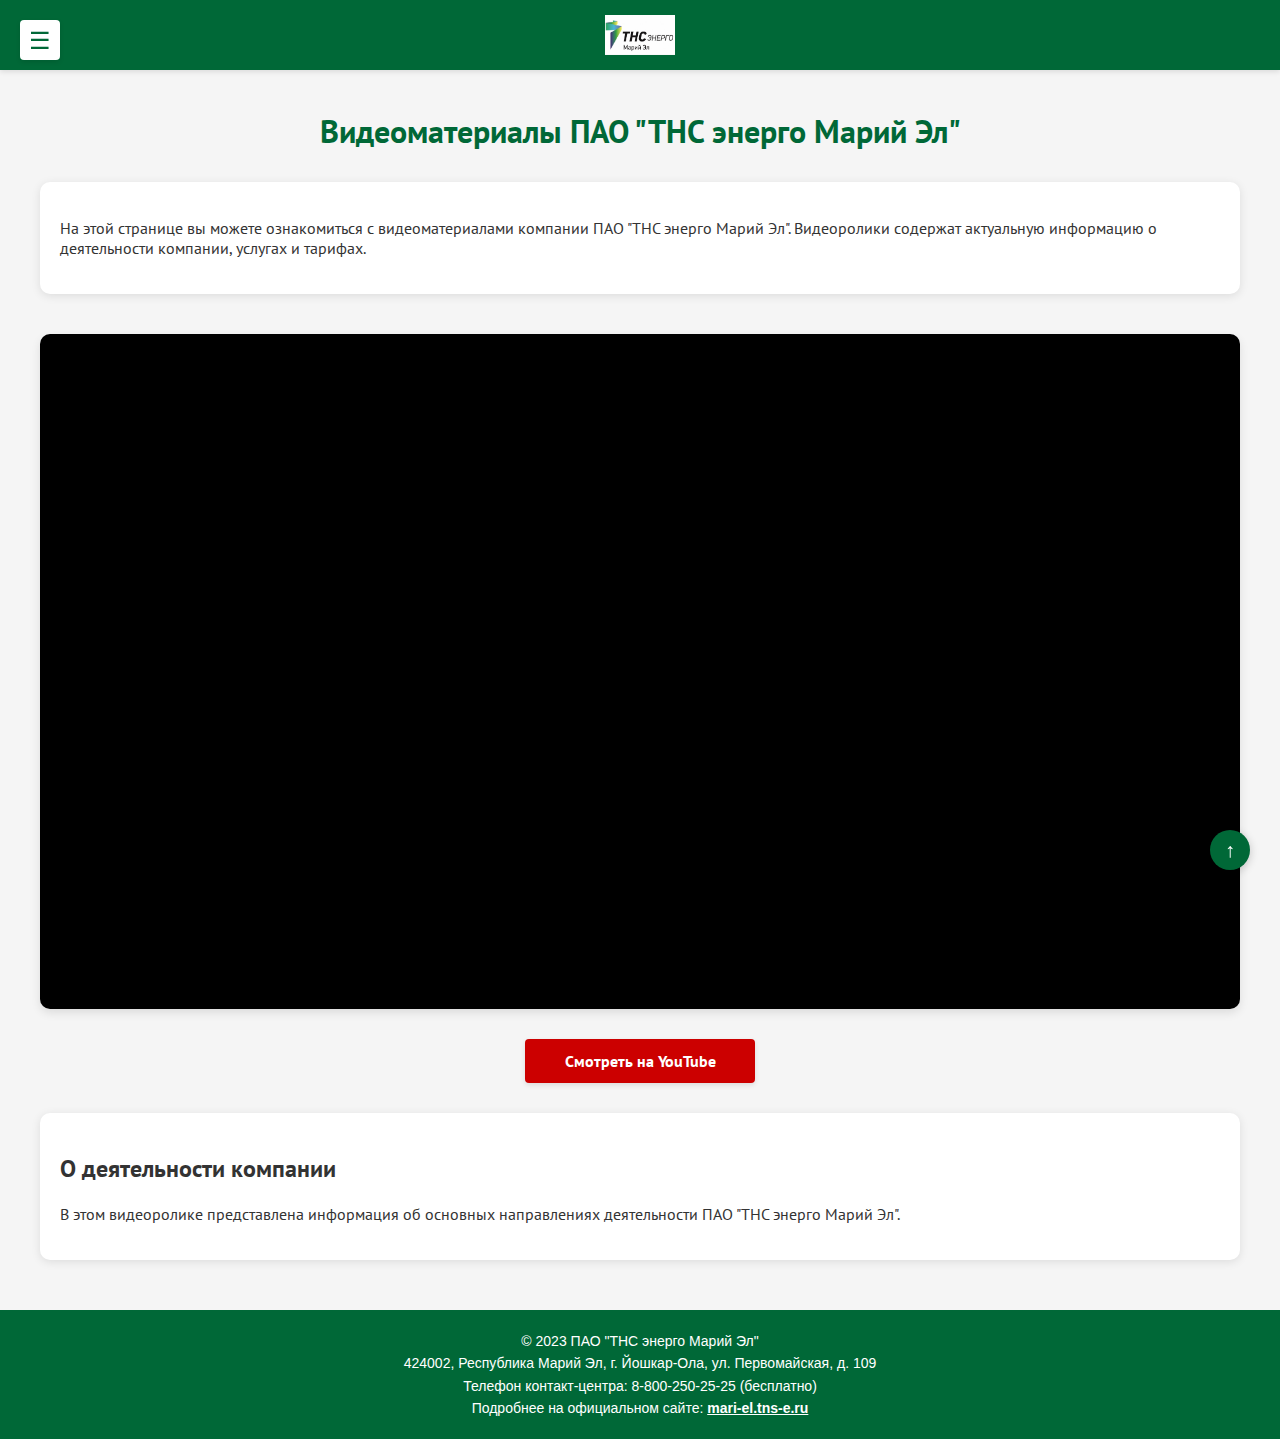
<file: video.html>
<!DOCTYPE html>
<html lang="ru">
<head>
    <meta charset="UTF-8">
    <title>Игуменшев Дмитрий Евгеньевич. ТНС энерго Марий Эл - Видео</title>
    <link rel="stylesheet" href="main.css">
    <link rel="stylesheet" href="https://fonts.googleapis.com/css2?family=PT+Sans:wght@400;700&display=swap">
    <link rel="icon" href="favicon.ico">
    <link rel="icon" href="favicon-16x16.png">
    <link rel="icon" href="favicon-32x32.png">
    <style>
        body {
            font-family: 'PT Sans', sans-serif;
            margin: 0;
            padding: 0;
            background-color: #f5f5f5;
            color: #333;
        }
        .site-header {
            background-color: #006837;
            padding: 15px 0;
            box-shadow: 0 2px 5px rgba(0,0,0,0.1);
        }
        .header-logo {
            height: 40px;
            display: block;
            margin: 0 auto;
        }
        .menu-btn {
            position: fixed;
            top: 20px;
            left: 20px;
            z-index: 1001;
            cursor: pointer;
            font-size: 24px;
            color: #006837;
            background: white;
            width: 40px;
            height: 40px;
            display: flex;
            align-items: center;
            justify-content: center;
            border-radius: 4px;
            box-shadow: 0 2px 5px rgba(0,0,0,0.1);
        }
        .menu-panel {
            position: fixed;
            top: 0;
            left: -300px;
            width: 250px;
            height: 100%;
            background-color: white;
            box-shadow: 2px 0 10px rgba(0,0,0,0.1);
            z-index: 1000;
            transition: left 0.3s ease;
            padding-top: 70px;
        }
        .menu-panel.active {
            left: 0;
        }
        .menu-panel a {
            display: block;
            padding: 15px 20px;
            color: #333;
            text-decoration: none;
            border-bottom: 1px solid #eee;
            font-weight: 600;
            transition: all 0.3s;
        }
        .menu-panel a:hover {
            background-color: #e8f5e9;
            color: #006837;
        }
        .menu-overlay {
            position: fixed;
            top: 0;
            left: 0;
            right: 0;
            bottom: 0;
            background-color: rgba(0,0,0,0.5);
            z-index: 999;
            display: none;
        }
        .video-container {
            max-width: 1200px;
            margin: 40px auto;
            padding: 0 20px;
        }
        h1 {
            color: #006837;
            text-align: center;
            margin-bottom: 30px;
        }
        html {
            scroll-behavior: smooth;
        }
        .video-wrapper {
            position: relative;
            width: 100%;
            padding-bottom: 56.25%;
            margin-bottom: 30px;
            background-color: #000;
            border-radius: 10px;
            overflow: hidden;
            box-shadow: 0 4px 10px rgba(0,0,0,0.1);
        }
        .video-wrapper iframe {
            position: absolute;
            top: 0;
            left: 0;
            width: 100%;
            height: 100%;
            border: none;
        }
        .btn-youtube {
            display: block;
            width: 200px;
            margin: 0 auto 30px;
            padding: 12px 15px;
            background-color: #cc0000;
            color: white;
            text-align: center;
            text-decoration: none;
            border-radius: 4px;
            font-weight: bold;
            transition: all 0.3s;
            box-shadow: 0 2px 5px rgba(0,0,0,0.1);
        }
        .btn-youtube:hover {
            background-color: #e60000;
            transform: translateY(-2px);
        }
        .video-description {
            background-color: white;
            padding: 20px;
            border-radius: 10px;
            margin-bottom: 40px;
            box-shadow: 0 2px 10px rgba(0,0,0,0.1);
        }
        footer {
            background-color: #006837;
            color: white;
            padding: 20px 0;
            font-size: 14px;
        }
        .copyright {
            max-width: 1200px;
            margin: 0 auto;
            padding: 0 20px;
            text-align: center;
            line-height: 1.6;
        }
        footer a {
            color: white;
            text-decoration: underline;
        }
        footer a:hover {
            color: #e6f0f7;
        }
        .fixed-button {
            position: fixed;
            bottom: 30px;
            right: 30px;
            width: 40px;
            height: 40px;
            padding: 0;
            border-radius: 50%;
            text-decoration: none;
            background-color: #006837;
            color: white;
            font-weight: bold;
            box-shadow: 0 2px 10px rgba(0,0,0,0.2);
            z-index: 100;
            display: flex;
            align-items: center;
            justify-content: center;
            font-size: 20px;
        }
        .fixed-button:hover {
            background-color: #004d23;
            transform: translateY(-3px);
        }
        @media (max-width: 768px) {
            .video-container {
                padding: 0 15px;
            }
            .btn-youtube {
                width: 90%;
            }
        }
    </style>
</head>
<body>
<div class="menu-btn">☰</div>
<div class="menu-panel">
    <a href="index.html">О компании</a>
    <a href="news.html">Новости</a>
    <a href="course.html">Курс валют</a>
    <a href="contacts.html">Контакты</a>
    <a href="video.html" class="active">Видео</a>
</div>
<div class="menu-overlay"></div>

<header class="site-header">
    <img src="tns1.jpg" alt="Логотип ТНС энерго Марий Эл" class="header-logo">
</header>

<main class="video-container">
    <a id="top"></a>
    <h1>Видеоматериалы ПАО "ТНС энерго Марий Эл"</h1>
    
    <div class="video-description">
        <p>На этой странице вы можете ознакомиться с видеоматериалами компании ПАО "ТНС энерго Марий Эл". Видеоролики содержат актуальную информацию о деятельности компании, услугах и тарифах.</p>
    </div>
    
    <div class="video-wrapper">
        <iframe 
            src="https://www.youtube.com/embed/HMpT3muzzcA" 
            title="Информационный видео-фильм о работе ПАО ТНС энерго Марий Эл" 
            allow="accelerometer; autoplay; clipboard-write; encrypted-media; gyroscope; picture-in-picture" 
            allowfullscreen>
        </iframe>
    </div>
    
    <a href="https://youtu.be/HMpT3muzzcA" target="_blank" class="btn-youtube">
        Смотреть на YouTube
    </a>
    
    <div class="video-description">
        <h2>О деятельности компании</h2>
        <p>В этом видеоролике представлена информация об основных направлениях деятельности ПАО "ТНС энерго Марий Эл".</p>
    </div>
</main>

<footer>
    <div class="copyright">
        © 2023 ПАО "ТНС энерго Марий Эл"<br>
        424002, Республика Марий Эл, г. Йошкар-Ола, ул. Первомайская, д. 109<br>
        Телефон контакт-центра: 8-800-250-25-25 (бесплатно)<br>
        Подробнее на официальном сайте: <a href="https://mari-el.tns-e.ru/population/" target="_blank">mari-el.tns-e.ru</a>
    </div>
</footer>

<a href="#top" class="fixed-button">↑</a>

<script>
    document.querySelector('.menu-btn').addEventListener('click', function() {
        document.querySelector('.menu-panel').classList.toggle('active');
        document.querySelector('.menu-overlay').style.display = 'block';
    });
    
    document.querySelector('.menu-overlay').addEventListener('click', function() {
        document.querySelector('.menu-panel').classList.remove('active');
        this.style.display = 'none';
    });
</script>
</body>
</html>
</file>
<file: main.css>
body {
    margin: 0;
    padding-top: 0; 
    background-color: #ffffff;
    font-family: 'Open Sans', sans-serif;
    font-size: 16px;
    color: #292929;
}

body {
    font-family: 'PT Sans', sans-serif;
}

.site-header {
    background-color: #ffffff;
    box-shadow: 0 2px 10px rgba(7, 7, 7, 0.1);
    padding: 15px 30px;
    position: sticky;
    top: 0;
    z-index: 1000;
    width: 100%;
}

.nav-container {
    display: flex;
    align-items: center;
    justify-content: space-between;
    max-width: 1200px;
    margin: 0 auto;
}

.header-logo {
    height: 70px;
    width: auto;
    transition: all 0.3s ease;
}

.main-nav a {
    margin-left: 25px;
    text-decoration: none;
    color: #333;
    font-weight: 600;
    font-size: 15px;
    font-family: 'Open Sans', sans-serif;
    letter-spacing: 0.5px;
    transition: all 0.3s ease;
    text-transform: uppercase;
}

.main-nav a:hover {
    color: #006837;
    text-decoration: underline;
}

.main-nav a.active {
    color: #006837;
    font-weight: 700;
    border-bottom: 2px solid #006837;
    padding-bottom: 5px;
    text-decoration: none;
}

footer {
    background-color: #006837;
    color: white;
    padding: 20px 0;
    margin-top: 50px;
    font-family: 'Open Sans', sans-serif;
    font-size: 14px;
}

.copyright {
    max-width: 1200px;
    margin: 0 auto;
    padding: 0 20px;
    text-align: center;
    line-height: 1.6;
}

footer a {
    color: white;
    text-decoration: underline;
    font-weight: 600;
    transition: color 0.3s;
}

footer a:hover {
    color: #e8f5e9;
    text-decoration: none;
}
</file>
